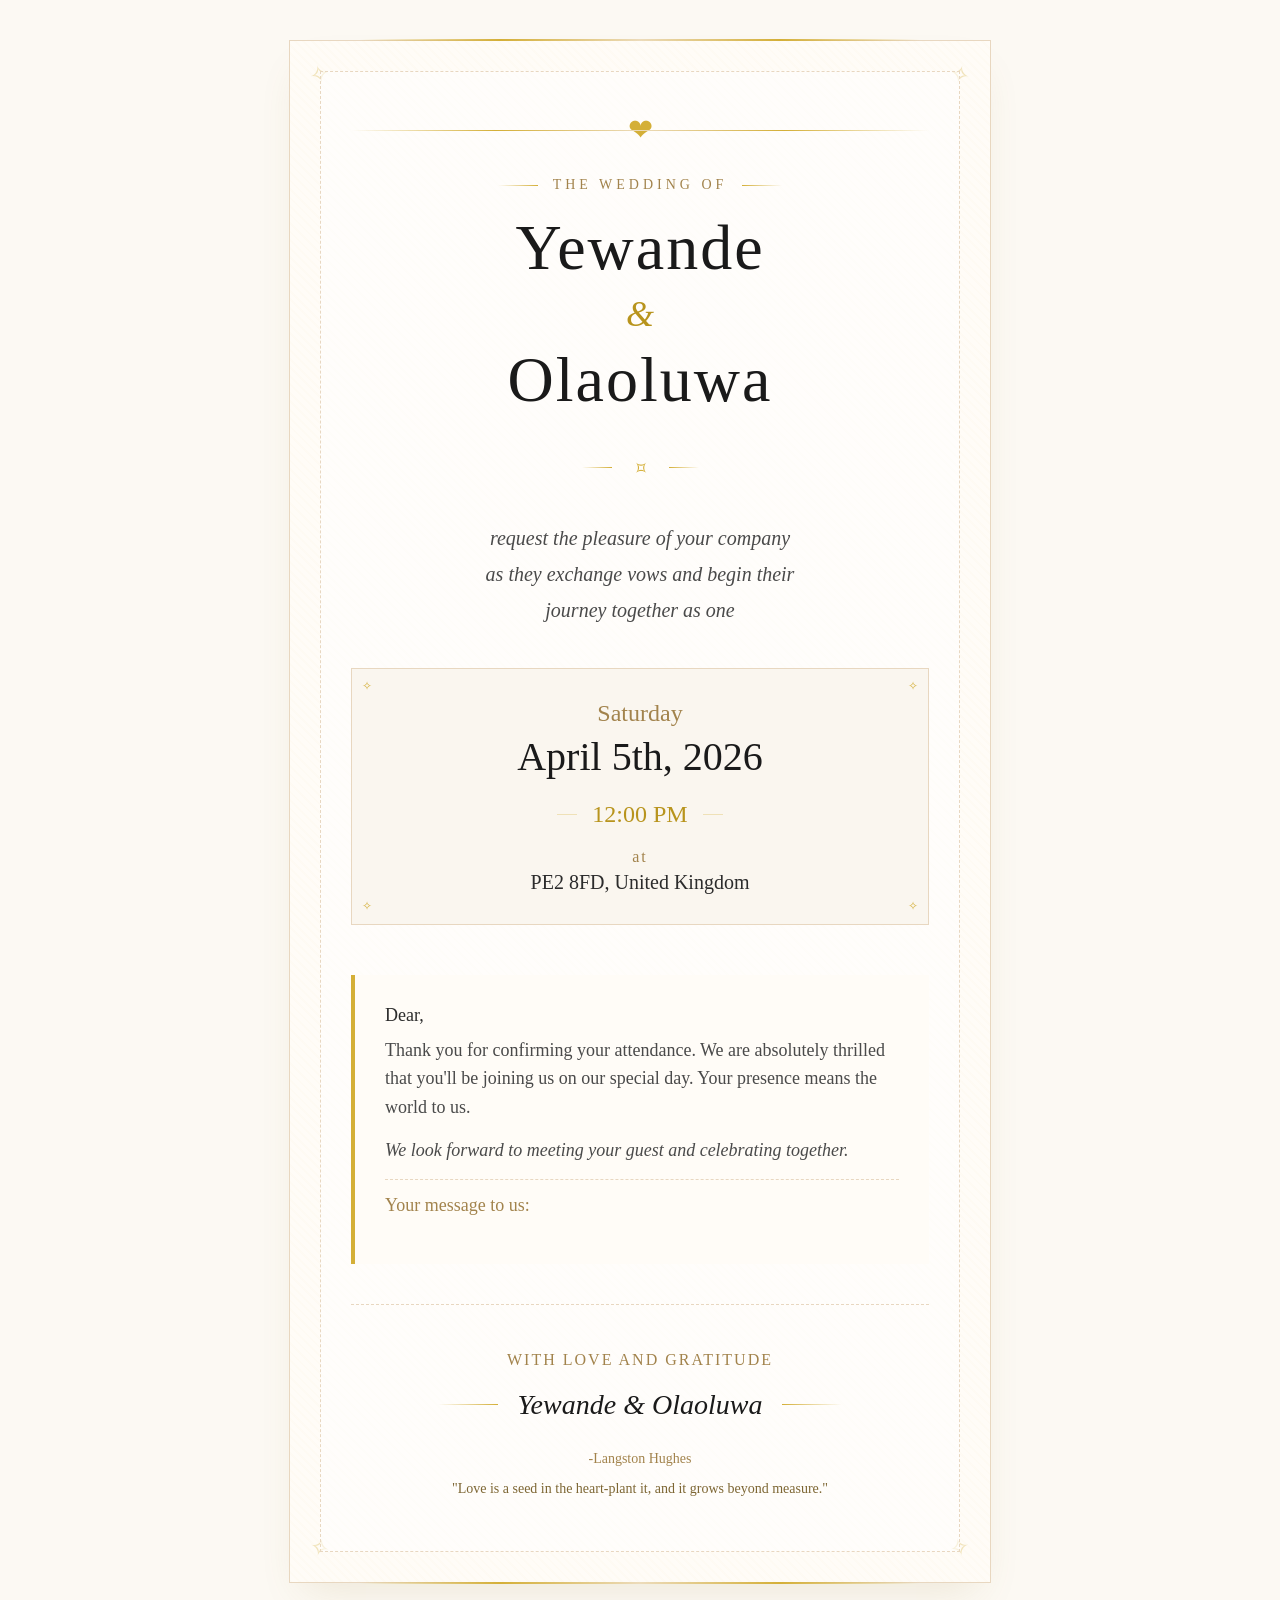
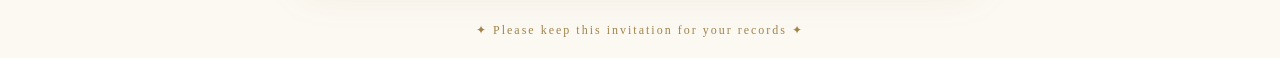
<file: InvitationCard.html>
<!DOCTYPE html>
<html>
<head>
    <meta charset="UTF-8">
    <meta name="viewport" content="width=device-width, initial-scale=1.0">
    <title>Wedding Invitation</title>
</head>
<body style="margin: 0; padding: 0; font-family: 'Cormorant Garamond', Georgia, 'Times New Roman', serif; background: #fcf9f3;">
    <div style="max-width: 700px; margin: 40px auto; background: #fffcf7; border: 1px solid #e8d7c0; box-shadow: 0 20px 40px -15px rgba(150, 120, 50, 0.15); position: relative;">
        
    <div style="position: absolute; top: -2px; left: 10%; right: 10%; height: 2px; background: linear-gradient(90deg, transparent, #d4af37, #ecdbba, #d4af37, transparent);"></div>
    <div style="position: absolute; bottom: -2px; left: 10%; right: 10%; height: 2px; background: linear-gradient(90deg, transparent, #d4af37, #ecdbba, #d4af37, transparent);"></div>
        
    <div style="position: absolute; top: 20px; left: 20px; font-size: 24px; color: #d4af37; opacity: 0.3; transform: rotate(-15deg);">✧</div>
    <div style="position: absolute; top: 20px; right: 20px; font-size: 24px; color: #d4af37; opacity: 0.3; transform: rotate(15deg);">✧</div>
    <div style="position: absolute; bottom: 20px; left: 20px; font-size: 24px; color: #d4af37; opacity: 0.3; transform: rotate(15deg);">✧</div>
    <div style="position: absolute; bottom: 20px; right: 20px; font-size: 24px; color: #d4af37; opacity: 0.3; transform: rotate(-15deg);">✧</div>
        
    <div style="position: absolute; top: 0; left: 0; right: 0; bottom: 0; background: repeating-linear-gradient(45deg, rgba(212, 175, 55, 0.02) 0px, rgba(212, 175, 55, 0.02) 2px, transparent 2px, transparent 6px); pointer-events: none;"></div>

    <div style="margin: 30px; border: 1px dashed #e8d7c0; padding: 40px 30px; position: relative; background: rgba(255, 255, 255, 0.5);">

        <div style="text-align: center; margin-bottom: 30px; position: relative;">
            <div style="position: absolute; top: 50%; left: 0; right: 0; height: 1px; background: linear-gradient(90deg, transparent, #d4af37, #ecdbba, #d4af37, transparent);"></div>
            <span style="color: #d4af37; font-size: 30px;">❤</span>
        </div>
        
        <div style="text-align: center;">

        <div style="display: flex; align-items: center; justify-content: center; gap: 15px; margin-bottom: 20px;">
            <span style="width: 40px; height: 1px; background: linear-gradient(90deg, transparent, #d4af37);"></span>
            <span style="color: #a2834c; font-size: 14px; letter-spacing: 4px; text-transform: uppercase; font-weight: 300;">The Wedding of</span>
            <span style="width: 40px; height: 1px; background: linear-gradient(90deg, #d4af37, transparent);"></span>
        </div>
            
        <h1 style="margin: 0; font-size: 64px; font-weight: 300; letter-spacing: 2px; color: #1a1a1a; line-height: 1.1; font-family: 'Cormorant Garamond', serif;">
            Yewande
        </h1>
        <div style="margin: 10px 0;">
            <span style="font-size: 36px; color: #b8941d; font-style: italic; font-weight: 300;">&</span>
        </div>
        <h1 style="margin: 0; font-size: 64px; font-weight: 300; letter-spacing: 2px; color: #1a1a1a; line-height: 1.1; font-family: 'Cormorant Garamond', serif;">
            Olaoluwa
        </h1>

        <div style="margin: 40px 0; display: flex; align-items: center; justify-content: center; gap: 20px;">
            <span style="width: 30px; height: 1px; background: linear-gradient(90deg, transparent, #d4af37);"></span>
            <span style="color: #d4af37; font-size: 20px; transform: rotate(45deg);">✧</span>
            <span style="width: 30px; height: 1px; background: linear-gradient(90deg, #d4af37, transparent);"></span>
        </div>
 
        <p style="color: #4a4a4a; font-size: 20px; line-height: 1.8; max-width: 450px; margin: 0 auto 30px; font-style: italic;">
            request the pleasure of your company<br>
            as they exchange vows and begin their<br>
            journey together as one
        </p>

        <div style="background: #faf6ef; border: 1px solid #e8d7c0; padding: 30px; margin: 40px 0; position: relative;">
              
            <div style="position: absolute; top: 10px; left: 10px; font-size: 12px; color: #d4af37;">✧</div>
            <div style="position: absolute; top: 10px; right: 10px; font-size: 12px; color: #d4af37;">✧</div>
            <div style="position: absolute; bottom: 10px; left: 10px; font-size: 12px; color: #d4af37;">✧</div>
            <div style="position: absolute; bottom: 10px; right: 10px; font-size: 12px; color: #d4af37;">✧</div>

            <div style="font-size: 40px; color: #1a1a1a; font-family: 'Cormorant Garamond', serif; line-height: 1.2;">
                <span style="font-size: 24px; color: #a2834c; display: block; margin-bottom: 5px;">Saturday</span>
                April 5th, 2026
            </div>
              
            <div style="display: flex; align-items: center; justify-content: center; gap: 15px; margin: 20px 0;">
                <span style="width: 20px; height: 1px; background: #d4af37; opacity: 0.3;"></span>
                <span style="color: #b8941d; font-size: 24px; font-weight: 300;">12:00 PM</span>
                <span style="width: 20px; height: 1px; background: #d4af37; opacity: 0.3;"></span>
            </div>
              
            <div style="color: #2c2c2c; font-size: 20px; margin-top: 20px;">
                <span style="font-size: 16px; color: #a2834c; display: block; margin-bottom: 5px; letter-spacing: 2px;">at</span>
                PE2 8FD, United Kingdom
              </div>
            </div>
            
            <div style="margin: 50px 0 30px; padding: 30px; background: #fffcf7; border-left: 4px solid #d4af37; text-align: left;">
              <p style="color: #2c2c2c; font-size: 18px; margin: 0 0 10px 0;">Dear,</p>
              <p style="color: #4a4a4a; font-size: 18px; line-height: 1.6; margin: 0 0 15px 0;">
                Thank you for confirming your attendance. We are absolutely thrilled that you'll be joining us on our special day. 
                Your presence means the world to us.
              </p>
                <p style="color: #4a4a4a; font-size: 18px; font-style: italic;">We look forward to meeting your guest and celebrating together.</p>
                <p style="color: #4a4a4a; font-size: 18px; margin-top: 15px; border-top: 1px dashed #e8d7c0; padding-top: 15px;"><span style="color: #a2834c;">Your message to us:</span></p>
            </div>
         
            <div style="margin-top: 40px; padding-top: 30px; border-top: 1px dashed #e8d7c0;">
              <p style="color: #a2834c; font-size: 16px; letter-spacing: 2px; margin-bottom: 20px;">WITH LOVE AND GRATITUDE</p>
              
              <div style="display: flex; align-items: center; justify-content: center; gap: 20px; margin-bottom: 20px;">
                <span style="width: 60px; height: 1px; background: linear-gradient(90deg, transparent, #d4af37);"></span>
                <span style="font-size: 28px; color: #1a1a1a; font-family: 'Cormorant Garamond', serif; font-style: italic;">Yewande & Olaoluwa</span>
                <span style="width: 60px; height: 1px; background: linear-gradient(90deg, #d4af37, transparent);"></span>
              </div>
              
              <div style="display: flex; justify-content: center; gap: 40px; margin-top: 30px; color: #7d6633; font-size: 14px;">
                <div>
                  <span style="display: block; color: #a2834c;">-Langston Hughes</span>
                  <p>"Love is a seed in the heart-plant it, and it grows beyond measure."</p>
                </div>
              </div>
            </div>
          </div>
        </div>
      </div>
      
      <div style="max-width: 700px; margin: 20px auto; text-align: center; color: #a2834c; font-size: 12px; letter-spacing: 2px;">
        ✦  Please keep this invitation for your records  ✦
      </div>
    </body>
    </html>
</file>
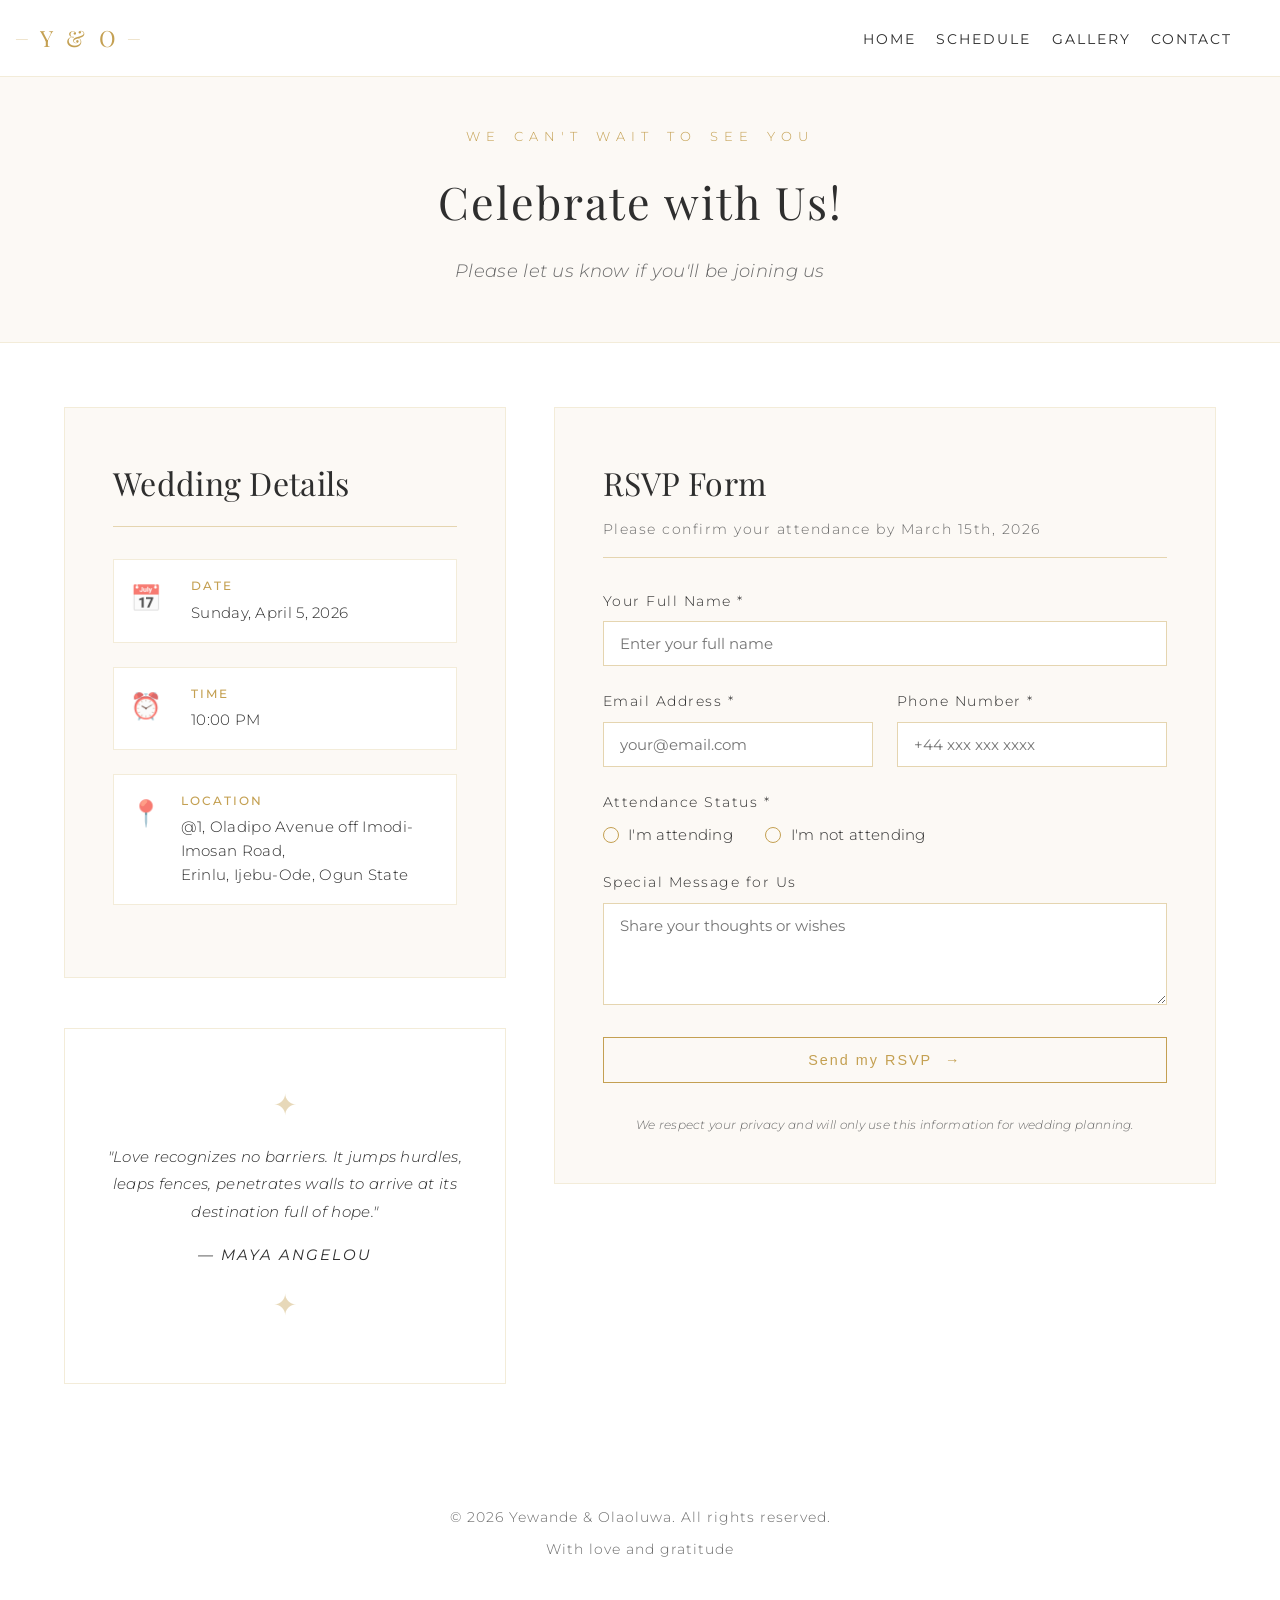
<file: rsvp.html>
<!DOCTYPE html>
<html lang="en">
<head>
    <meta charset="UTF-8">
    <meta name="viewport" content="width=device-width, initial-scale=1.0">
    <title>RSVP - Yewande & Olaoluwa's Wedding</title>
    <link rel="stylesheet" href="style.css">
    <link href="https://fonts.googleapis.com/css2?family=Playfair+Display:wght@300;400;600;700&family=Montserrat:wght@300;400;500;600&display=swap" rel="stylesheet">
</head>
<body class="rsvp-page">
    <nav class="navbar">
        <div class="nav-container">
            <a href="index.html" class="logo">Y & O</a>
            <div class="hamburger" id="hamburger">
                <span></span>
                <span></span>
                <span></span>
            </div>
            <div class="nav-menu" id="navMenu">
                <a href="index.html#home" class="nav-link">Home</a>
                <a href="index.html#schedule" class="nav-link">Schedule</a>
                <a href="index.html#gallery" class="nav-link">Gallery</a>
                <a href="index.html#contact" class="nav-link">Contact</a>
            </div>
        </div>
    </nav>

    <section class="rsvp-hero">
        <div class="rsvp-hero-pattern">
            <div class="pattern-dot"></div>
            <div class="pattern-dot"></div>
            <div class="pattern-dot"></div>
        </div>
        <div class="rsvp-hero-content">
            <span class="hero-pre-title">We Can't Wait to See You</span>
            <h1>Celebrate with Us!</h1>
            <p>Please let us know if you'll be joining us</p>
        </div>
    </section>

    <section class="rsvp-container">
        <div class="rsvp-wrapper">
            <div class="rsvp-left">
                <div class="rsvp-info">
                    <h2>Wedding Details</h2>
                    <div class="info-item">
                        <span class="info-icon">📅</span>
                        <div>
                            <h4>Date</h4>
                            <p>Sunday, April 5, 2026</p>
                        </div>
                    </div>
                    <div class="info-item">
                        <span class="info-icon">⏰</span>
                        <div>
                            <h4>Time</h4>
                            <p>10:00 PM</p>
                        </div>
                    </div>
                    <div class="info-item">
                        <span class="info-icon">📍</span>
                        <div>
                            <h4>Location</h4>
                            <p class="detail-value">@1, Oladipo Avenue off Imodi-Imosan Road,<br>
                                    Erinlu, Ijebu-Ode, Ogun State<br>
                                    </p>
                        </div>
                    </div>
                </div>

                <div class="rsvp-decorative">
                    <div class="decoration-element">✦</div>
                    <p>"Love recognizes no barriers. It jumps hurdles, leaps fences, penetrates walls to arrive at its destination full of hope."</p>
                    <p class="quote-author">— Maya Angelou</p>
                    <div class="decoration-element">✦</div>
                </div>
            </div>

            <div class="rsvp-right">
                <div class="rsvp-form-container">
                    <h2>RSVP Form</h2>
                    <p class="form-subtitle">Please confirm your attendance by March 15th, 2026</p>

                    <form id="rsvpForm" class="rsvp-form">
                        <div class="form-group">
                            <label for="fullName" class="form-label">Your Full Name *</label>
                            <input type="text" id="fullName" name="fullName" placeholder="Enter your full name" required>
                        </div>

                        <div class="form-row">
                            <div class="form-group">
                                <label for="email" class="form-label">Email Address *</label>
                                <input type="email" id="email" name="email" placeholder="your@email.com" required>
                            </div>

                            <div class="form-group">
                                <label for="phone" class="form-label">Phone Number *</label>
                                <input type="tel" id="phone" name="phone" placeholder="+44 xxx xxx xxxx" required>
                            </div>
                        </div>

                        <div class="form-group">
                            <label class="form-label">Attendance Status *</label>
                            <div class="radio-group">
                                <div class="radio-item">
                                    <input type="radio" id="attending" name="attendance" value="Attending" required>
                                    <label for="attending" class="radio-label">I'm attending</label>
                                </div>
                                <div class="radio-item">
                                    <input type="radio" id="notAttending" name="attendance" value="Not Attending" required>
                                    <label for="notAttending" class="radio-label">I'm not attending</label>
                                </div>
                            </div>
                        </div>

                        <div class="form-group" id="guestCountGroup" style="display: none;">
                            <label class="form-label">Will you bring a Plus One? *</label>
                            <div class="radio-group">
                                <div class="radio-item">
                                    <input type="radio" id="plus1Yes" name="plusOne" value="Yes">
                                    <label for="plus1Yes" class="radio-label">Yes, I'll bring someone</label>
                                </div>
                                <div class="radio-item">
                                    <input type="radio" id="plus1No" name="plusOne" value="No">
                                    <label for="plus1No" class="radio-label">No, I'll come alone</label>
                                </div>
                            </div>
                        </div>

                        <div class="form-group">
                            <label for="message" class="form-label">Special Message for Us</label>
                            <textarea id="message" name="message" placeholder="Share your thoughts or wishes" rows="4"></textarea>
                        </div>

                        <button type="submit" class="submit-btn" id="submitBtn">
                            <span>Send my RSVP</span>
                            <span class="submit-icon">→</span>
                        </button>
                    </form>

                    <div id="successMessage" class="success-message" style="display: none;">
                        <div class="success-icon">✓</div>
                        <h3>Thank You!</h3>
                        <p>Your RSVP has been submitted successfully.</p>
                        <p>A confirmation email will be sent to you shortly.</p>
                        <a href="index.html" class="back-home-btn">Return to Homepage</a>
                    </div>

                    <p class="form-note">We respect your privacy and will only use this information for wedding planning.</p>
                </div>
            </div>
        </div>
    </section>

    <footer class="footer">
        <div class="footer-content">
            <p>&copy; 2026 Yewande & Olaoluwa. All rights reserved.</p>
            <p class="footer-heart">With love and gratitude</p>
        </div>
    </footer>

    <script src="app.js"></script>
</body>
</html>
</file>
<file: style.css>
* {
    margin: 0;
    padding: 0;
    box-sizing: border-box;
}

:root {
    --pure-white: #ffffff;
    --warm-white: #fcf9f5;
    --soft-white: #faf7f2;
    --rich-gold: #c4a052;
    --antique-gold: #b38b3a;
    --pale-gold: #e5d5b0;
    --light-gold: #f3ecd9;
    --charcoal: #2e2e2e;
    --soft-charcoal: #4a4a4a;
    --warm-gray: #6b6b6b;
    --gold-glow: rgba(196, 160, 82, 0.15);
    --gold-fade: rgba(196, 160, 82, 0.08);
}

html {
    scroll-behavior: smooth;
}

body {
    font-family: 'Montserrat', 'Georgia', serif;
    background: var(--pure-white);
    color: var(--charcoal);
    line-height: 1.7;
    font-weight: 300;
    letter-spacing: 0.3px;
}

/* ===================== ENVELOPE ANIMATION ===================== */
#envelope-wrapper {
    position: fixed;
    inset: 0;
    display: flex;
    align-items: center;
    justify-content: center;
    background: var(--pure-white);
    z-index: 2000;
    cursor: pointer;
    transition: opacity 0.8s ease, visibility 0.8s ease;
}

#envelope-wrapper.fade-out {
    opacity: 0;
    visibility: hidden;
}

.envelope-container {
    display: flex;
    flex-direction: column;
    align-items: center;
    gap: 2rem;
}

.envelope {
    position: relative;
    width: 340px;
    height: 240px;
    background: var(--warm-white);
    border: 1px solid var(--pale-gold);
    box-shadow: 0 15px 35px -10px var(--gold-glow);
    transition: transform 0.4s ease;
}

.envelope:hover {
    transform: translateY(-5px);
}

.envelope-flap {
    position: absolute;
    top: 0;
    left: 0;
    width: 100%;
    height: 45%;
    background: linear-gradient(145deg, var(--rich-gold), var(--antique-gold));
    transform-origin: top;
    transform: rotateX(0deg);
    transition: transform 0.5s cubic-bezier(0.4, 0, 0.2, 1);
    z-index: 2;
    border-bottom: 2px solid var(--rich-gold);
    clip-path: polygon(0% 0%, 100% 0%, 100% 85%, 50% 100%, 0% 85%);
}

.envelope-body {
    position: absolute;
    bottom: 0;
    left: 0;
    width: 100%;
    height: 65%;
    background: var(--pure-white);
    display: flex;
    align-items: center;
    justify-content: center;
}

.wax-seal {
    width: 90px;
    height: 90px;
    background: radial-gradient(circle at 30% 30%, var(--rich-gold), var(--antique-gold) 80%);
    border-radius: 50%;
    display: flex;
    align-items: center;
    justify-content: center;
    box-shadow: 0 5px 15px rgba(196, 160, 82, 0.3);
    border: 2px solid var(--pale-gold);
    position: relative;
}

.monogram {
    font-family: 'Playfair Display', serif;
    color: var(--pure-white);
    font-weight: 400;
    font-size: 26px;
    letter-spacing: 4px;
    text-shadow: 1px 1px 2px rgba(0,0,0,0.1);
}

.tap-hint {
    font-family: 'Montserrat', sans-serif;
    color: var(--antique-gold);
    font-size: 11px;
    letter-spacing: 5px;
    text-transform: uppercase;
    position: relative;
    padding-top: 0.5rem;
}

/* ===================== NAVIGATION ===================== */
.navbar {
    position: fixed;
    top: 0;
    width: 100%;
    background: rgba(255, 255, 255, 0.98);
    border-bottom: 1px solid var(--light-gold);
    z-index: 1000;
    backdrop-filter: blur(8px);
}

.nav-container {
    max-width: 1400px;
    margin: 0 auto;
    padding: 1.2rem 2.5rem;
    display: flex;
    justify-content: space-between;
    align-items: center;
}

.logo {
    font-size: 1.4rem;
    font-weight: 300;
    color: var(--rich-gold);
    letter-spacing: 4px;
    text-decoration: none;
    position: relative;
    cursor: pointer;
    font-family: 'Playfair Display', serif;
}

.logo::before,
.logo::after {
    content: '—';
    position: absolute;
    top: 50%;
    transform: translateY(-50%);
    font-size: 1rem;
    color: var(--pale-gold);
    font-weight: 100;
}

.logo::before {
    left: -25px;
}

.logo::after {
    right: -25px;
}

.hamburger {
    display: none;
    flex-direction: column;
    cursor: pointer;
    gap: 5px;
    z-index: 1001;
}

.hamburger span {
    width: 25px;
    height: 2px;
    background: var(--rich-gold);
    transition: all 0.3s ease;
}

.hamburger.active span:nth-child(1) {
    transform: rotate(45deg) translate(5px, 5px);
}

.hamburger.active span:nth-child(2) {
    opacity: 0;
}

.hamburger.active span:nth-child(3) {
    transform: rotate(-45deg) translate(7px, -6px);
}


@media (max-width: 768px) {
    .hamburger {
        display: flex;
        flex-direction: column;
        cursor: pointer;
        gap: 5px;
        width: 30px;
        height: 24px;
        position: relative;
    }
    
    .hamburger span {
        display: block;
        width: 25px;
        height: 2px;
        background: var(--rich-gold);
        transition: all 0.3s ease-in-out;
        transform-origin: center;
    }
    
    .hamburger.active span:nth-child(1) {
        transform: translateY(7px) rotate(45deg);
    }
    
    .hamburger.active span:nth-child(2) {
        opacity: 0;
        transform: scaleX(0);
    }
    
    .hamburger.active span:nth-child(3) {
        transform: translateY(-7px) rotate(-45deg);
    }
    
    .nav-menu {
        display: none;
        flex-direction: column;
        position: absolute;
        top: 100%;
        left: 0;
        right: 0;
        background: var(--pure-white);
        border-bottom: 1px solid var(--light-gold);
        padding: 2rem;
        text-align: center;
        gap: 1.5rem;
    }

    .nav-link {
        font-size: 1.1rem;
        padding: 0.8rem;
        display: block;
    }

    .nav-menu.active {
        display: flex;
    }
    
    .logo::before,
    .logo::after {
        display: none;
    }
}

.nav-menu {
    gap: 3rem;
}

.nav-link {
    color: var(--charcoal);
    text-decoration: none;
    font-size: 0.9rem;
    font-weight: bolder;
    letter-spacing: 2px;
    text-transform: uppercase;
    transition: color 0.2s ease;
    padding: 0.5rem 0.5rem;
}

.nav-link:hover {
    color: var(--rich-gold);
}

/* HERO SECTION */
.hero {
    position: relative;
    min-height: 100vh;
    display: flex;
    align-items: center;
    justify-content: center;
    margin-top: 70px;
    overflow: hidden;
}

/* SLIDESHOW */
.slideshow-container {
    position: absolute;
    top: 0;
    left: 0;
    width: 100%;
    height: 100%;
    z-index: 0;
}

.slide {
    position: absolute;
    top: 0;
    left: 0;
    width: 100%;
    height: 100%;
    background-size: cover;
    background-repeat: no-repeat;
    opacity: 0;
    animation: slideshow 15s infinite;
}

.slide:nth-child(1) {
    animation-delay: 0s;
    background-position: center;
}

.slide:nth-child(2) {
    animation-delay: 5s;
    background-position: center 26%;
}

.slide:nth-child(3) {
    animation-delay: 10s;
    background-position: center;
}

@keyframes slideshow {
    0% {opacity: 0;}
    5% {opacity: 1;}
    25% {opacity: 1;}
}

@media (max-width: 768px) {
    .slide {
        background-size: cover;
        background-position: center 3;
    }
}

.hero-overlay {
    position: absolute;
    top: 0;
    left: 0;
    width: 100%;
    height: 100%;
    background: rgba(0,0,0,0.5);
    z-index: 1;
}

.hero-content {
    position: relative;
    z-index: 2;
    text-align: center;
    max-width: 900px;
    padding: 3rem 2rem;
    animation: fadeIn 1.2s ease;
}

@keyframes fadeIn {
    from { opacity: 0; transform: translateY(20px); }
    to { opacity: 1; transform: translateY(0); }
}

.hero-pre-title {
    display: block;
    font-size: 0.8rem;
    letter-spacing: 8px;
    text-transform: uppercase;
    color: var(--rich-gold);
    margin-bottom: 1.5rem;
    font-weight: 300;
    word-spacing: 4px;
}

.hero-title {
    font-size: clamp(2.2rem, 7vw, 4.5rem);
    font-weight: 300;
    letter-spacing: 2px;
    margin-bottom: 1.5rem;
    line-height: 1.3;
    font-family: 'Playfair Display', serif;
    color: var(--charcoal);
}

.ampersand {
    font-family: 'Playfair Display', serif;
    font-style: italic;
    color: var(--rich-gold);
    font-size: 1.3em;
    margin: 0 0.8rem;
    font-weight: 300;
}

.hero-subtitle {
    font-size: clamp(1rem, 2.2vw, 1.2rem);
    font-weight: 300;
    margin: 2rem auto;
    color: var(--warm-gray);
    letter-spacing: 0.5px;
    font-style: italic;
    max-width: 500px;
    line-height: 1.8;
}

.hero-date {
    font-size: clamp(1rem, 2vw, 1.1rem);
    color: var(--rich-gold);
    font-weight: 300;
    margin: 2.5rem 0;
    letter-spacing: 3px;
    border-top: 1px solid var(--light-gold);
    border-bottom: 1px solid var(--light-gold);
    display: inline-block;
    padding: 10px 30px;
}

.cta-button {
    display: inline-block;
    padding: 16px 52px;
    background: transparent;
    color: var(--rich-gold);
    text-decoration: none;
    border: 1px solid var(--rich-gold);
    font-size: 0.9rem;
    font-weight: 400;
    letter-spacing: 3px;
    transition: all 0.3s ease;
    cursor: pointer;
}

.cta-button:hover {
    background: var(--rich-gold);
    color: var(--pure-white);
    border-color: var(--rich-gold);
}

/* ===================== SCHEDULE SECTION ===================== */
.schedule-section {
    padding: 6rem 1.5rem;
    background: var(--warm-white);
}

.section-wrapper {
    max-width: 900px;
    margin: 0 auto;
    padding: 0 1.5rem;
}

.section-title {
    font-size: clamp(1.8rem, 4vw, 2.8rem);
    text-align: center;
    color: var(--charcoal);
    margin-bottom: 0.5rem;
    font-weight: 300;
    letter-spacing: 1px;
    font-family: 'Playfair Display', serif;
    text-transform: uppercase;
}

.divider-center {
    display: flex;
    align-items: center;
    justify-content: center;
    margin: 1.5rem auto 2.5rem;
}

.divider-icon-large {
    font-size: 1.8rem;
    color: var(--rich-gold);
    opacity: 0.5;
}

.wedding-event-card {
    background: var(--pure-white);
    padding: clamp(2rem, 5vw, 3.5rem);
    box-shadow: 0 20px 40px -15px var(--gold-glow);
    border: 1px solid var(--light-gold);
    max-width: 700px;
    margin: 0 auto;
    transition: transform 0.3s ease;
}

.wedding-event-card:hover {
    transform: translateY(-5px);
}

.event-header {
    text-align: center;
    margin-bottom: 2.5rem;
}

.event-icon {
    font-size: 2.8rem;
    margin-bottom: 1rem;
    color: var(--rich-gold);
    opacity: 0.7;
}

.event-title {
    font-size: clamp(1.6rem, 3vw, 2rem);
    color: var(--charcoal);
    margin-bottom: 1rem;
    font-weight: 300;
    letter-spacing: 0.5px;
    font-family: 'Playfair Display', serif;
}

.time-badge {
    display: inline-block;
    background: transparent;
    color: var(--rich-gold);
    padding: 8px 28px;
    border: 1px solid var(--pale-gold);
    font-size: 0.95rem;
    font-weight: 300;
    letter-spacing: 3px;
}

.event-details {
    margin: 2.5rem 0;
}

.detail-item {
    display: flex;
    gap: 1.2rem;
    margin-bottom: 1.2rem;
    padding: 1rem 1.5rem;
    background: var(--warm-white);
    transition: all 0.2s ease;
}

.detail-item:hover {
    background: var(--light-gold);
}

.detail-icon {
    font-size: 1.6rem;
    width: 45px;
    display: flex;
    align-items: flex-start;
    opacity: 0.6;
}

.detail-label {
    color: var(--rich-gold);
    font-size: 0.75rem;
    font-weight: 500;
    margin-bottom: 0.2rem;
    letter-spacing: 2px;
    text-transform: uppercase;
}

.detail-value {
    color: var(--charcoal);
    font-size: 0.95rem;
    line-height: 1.6;
}

.event-buttons {
    display: grid;
    grid-template-columns: 1fr 1fr;
    gap: 1.5rem;
    margin-top: 2.5rem;
}

.event-btn {
    padding: 12px 24px;
    border: 1px solid var(--pale-gold);
    background: transparent;
    color: var(--charcoal);
    cursor: pointer;
    transition: all 0.3s ease;
    font-weight: 300;
    font-size: 0.85rem;
    display: flex;
    align-items: center;
    justify-content: center;
    gap: 0.6rem;
    letter-spacing: 1.5px;
}

.btn-icon {
    font-size: 1rem;
    opacity: 0.5;
}

.event-btn:hover {
    border-color: var(--rich-gold);
    color: var(--rich-gold);
}

.event-btn:hover .btn-icon {
    opacity: 1;
}

/* ===================== GALLERY SECTION ===================== */
.gallery-section {
    padding: 4rem 1.5rem;
    background: var(--pure-white);
}

.gallery-grid {
    display: flex;
    flex-wrap: wrap;
    justify-content: center;
    gap: 20px;
    max-width: 1200px;
    margin: 2rem auto 0;
}

.gallery-grid img{
    height: auto;
    max-width: 300px;
    width: 100%;
    border-radius: 8px;
    object-fit: cover;
}

.gallery-grid video{
    height: auto;
    max-width: 300px;
    width: 100%;
    border-radius: 8px;
}

.gallery-item {
    position: relative;
    overflow: hidden;
    border-radius: 8px;
    cursor: pointer;
    margin: 0 auto;
    box-shadow: 0 2px 8px rgba(0, 0, 0, 0.1);
}

.gallery-item img{
    object-fit: cover;
    transition: transform 0.3s ease;
}

.gallery-item video{
    object-fit: cover;
    transition: transform 0.3s ease;
}

.gallery-overlay {
    display: none;
}

/* Video Gallery Styles */
.video-thumbnail {
    position: relative;
    cursor: pointer;
    border-radius: 8px;
    overflow: hidden;
    max-width: 300px;
    width: 100%;
    box-shadow: 0 2px 8px rgba(0, 0, 0, 0.1);
    transition: transform 0.3s ease;
}

.video-thumbnail:hover {
    transform: scale(1.02);
}

.video-thumbnail video {
    width: 100%;
    height: auto;
    display: block;
    pointer-events: none;
}

.play-button {
    position: absolute;
    top: 50%;
    left: 50%;
    transform: translate(-50%, -50%);
    width: 50px;
    height: 50px;
    background: rgba(196, 160, 82, 0.9);
    border-radius: 50%;
    display: flex;
    align-items: center;
    justify-content: center;
    color: white;
    font-size: 20px;
    transition: all 0.3s ease;
    pointer-events: none;
}

.video-thumbnail:hover .play-button {
    background: var(--rich-gold);
    transform: translate(-50%, -50%) scale(1.1);
}

/* Video Modal */
.video-modal {
    display: none;
    position: fixed;
    top: 0;
    left: 0;
    width: 100%;
    height: 100%;
    background: rgba(0, 0, 0, 0.9);
    z-index: 2000;
    align-items: center;
    justify-content: center;
    cursor: pointer;
}

.video-modal-content {
    position: relative;
    width: 90%;
    max-width: 900px;
    background: black;
    border-radius: 8px;
    overflow: hidden;
    cursor: default;
}

.close-modal {
    position: absolute;
    top: -40px;
    right: 0;
    color: white;
    font-size: 35px;
    font-weight: bold;
    cursor: pointer;
    transition: color 0.3s ease;
    z-index: 10;
}

.close-modal:hover {
    color: var(--rich-gold);
}

#modalVideo {
    width: 100%;
    height: auto;
    display: block;
}

/* Mobile Responsive */
@media (max-width: 768px) {
    .video-thumbnail {
        max-width: 200px;
    }
    
    .play-button {
        width: 40px;
        height: 40px;
        font-size: 16px;
    }
    
    .close-modal {
        top: -35px;
        font-size: 30px;
    }
    
    .video-modal-content {
        width: 95%;
    }

    .gallery-grid {
        gap: 15px;
    }

    .gallery-grid img,
    .gallery-grid video {
        max-width:200px;
    }
}

@media (max-width: 480px) {
    .video-thumbnail {
        max-width: 150px;
    }
    
    .play-button {
        width: 35px;
        height: 35px;
        font-size: 14px;
    }

    .gallery-grid {
        gap: 10px;
    }

    .gallery-grid img,
    .gallery-grid video{
        max-width: 150px;
    }
}

/* ===================== CONTACT SECTION ===================== */
.contact-section {
    padding: 6rem 1.5rem;
    background: var(--pure-white);
}

.contact-content {
    display: grid;
    grid-template-columns: repeat(auto-fit, minmax(280px, 1fr));
    gap: 2.5rem;
    margin-top: 3rem;
    max-width: 800px;
    margin-left: auto;
    margin-right: auto;
}

.contact-card-inner {
    background: var(--warm-white);
    padding: 2.5rem 2rem;
    text-align: center;
    border: 1px solid var(--light-gold);
    transition: all 0.3s ease;
}

.contact-card-inner:hover {
    border-color: var(--rich-gold);
    transform: translateY(-3px);
    box-shadow: 0 15px 30px -10px var(--gold-glow);
}

.contact-icon {
    font-size: 2.2rem;
    margin-bottom: 1rem;
    color: var(--rich-gold);
    opacity: 0.7;
}

.contact-card h3 {
    color: var(--rich-gold);
    font-size: 0.9rem;
    margin-bottom: 0.5rem;
    font-weight: 400;
    letter-spacing: 3px;
    text-transform: uppercase;
}

.contact-name {
    font-size: 1.8rem;
    color: var(--charcoal);
    font-weight: 300;
    margin: 0.8rem 0 1.2rem;
    font-family: 'Playfair Display', serif;
}

.contact-phone {
    display: inline-flex;
    align-items: center;
    gap: 0.8rem;
    color: var(--warm-gray);
    text-decoration: none;
    font-size: 0.95rem;
    font-weight: 300;
    transition: color 0.2s ease;
    padding: 0.6rem 1.2rem;
    border: 1px solid var(--light-gold);
}

.contact-phone:hover {
    color: var(--rich-gold);
    border-color: var(--rich-gold);
}

/* ===================== CTA SECTION ===================== */
.cta-section {
    padding: 6rem 1.5rem;
    background: var(--warm-white);
    text-align: center;
    color: var(--charcoal);
    border-top: 1px solid var(--light-gold);
    border-bottom: 1px solid var(--light-gold);
}

.cta-section h2 {
    font-size: clamp(1.8rem, 4vw, 2.8rem);
    margin-bottom: 1rem;
    font-weight: 300;
    letter-spacing: 2px;
    font-family: 'Playfair Display', serif;
    color: var(--charcoal);
}

.cta-section p {
    font-size: clamp(0.95rem, 2vw, 1.1rem);
    margin-bottom: 2.5rem;
    color: var(--warm-gray);
    font-style: italic;
    max-width: 450px;
    margin-left: auto;
    margin-right: auto;
}

.cta-button-large {
    display: inline-block;
    padding: 16px 52px;
    background: transparent;
    color: var(--rich-gold);
    text-decoration: none;
    border: 1px solid var(--rich-gold);
    font-size: 0.95rem;
    font-weight: 400;
    letter-spacing: 3px;
    transition: all 0.3s ease;
}

.cta-button-large:hover {
    background: var(--rich-gold);
    color: var(--pure-white);
    border-color: var(--rich-gold);
}

/* ===================== FOOTER ===================== */
.footer {
    padding: 3rem 1.5rem;
    background: var(--pure-white);
    color: var(--warm-gray);
    text-align: center;
}

.footer-content {
    max-width: 500px;
    margin: 0 auto;
}

.footer p {
    margin: 0.6rem 0;
    font-size: 0.85rem;
    letter-spacing: 1px;
    font-weight: 300;
}

.footer-heart {
    font-size: 0.8rem;
}

.heart {
    color: var(--rich-gold);
}

/* ===================== RSVP PAGE ===================== */
.rsvp-page {
    background: var(--pure-white);
}

.rsvp-hero {
    background: var(--warm-white);
    min-height: 30vh;
    display: flex;
    align-items: center;
    justify-content: center;
    text-align: center;
    margin-top: 70px;
    padding: 3.5rem 2rem;
    border-bottom: 1px solid var(--light-gold);
}

.rsvp-hero-content {
    max-width: 650px;
}

.rsvp-hero-content .hero-pre-title {
    color: var(--rich-gold);
    font-size: 0.8rem;
    letter-spacing: 6px;
    margin-bottom: 1rem;
}

.rsvp-hero-content h1 {
    font-size: clamp(1.8rem, 3.5vw, 3rem);
    font-weight: 300;
    letter-spacing: 2px;
    margin-bottom: 1rem;
    font-family: 'Playfair Display', serif;
    color: var(--charcoal);
}

.rsvp-hero-content p {
    font-size: clamp(0.95rem, 2vw, 1.1rem);
    color: var(--warm-gray);
    font-style: italic;
}

.rsvp-container {
    padding: 4rem 1.5rem;
    max-width: 1200px;
    margin: 0 auto;
}

.rsvp-wrapper {
    display: grid;
    grid-template-columns: 1fr 1.5fr;
    gap: 3rem;
    align-items: start;
}

@media (max-width: 900px) {
    .rsvp-wrapper {
        grid-template-columns: 1fr;
        gap: 2rem;
    }
    
    .rsvp-left {
        max-width: 550px;
        margin: 0 auto;
    }
}

.rsvp-info {
    background: var(--warm-white);
    padding: clamp(2rem, 4vw, 3rem);
    border: 1px solid var(--light-gold);
}

.rsvp-info h2 {
    font-size: clamp(1.5rem, 3vw, 2rem);
    color: var(--charcoal);
    margin-bottom: 2rem;
    font-weight: 300;
    font-family: 'Playfair Display', serif;
    border-bottom: 1px solid var(--pale-gold);
    padding-bottom: 1rem;
}

.info-item {
    display: flex;
    gap: 1rem;
    margin-bottom: 1.5rem;
    padding: 1rem;
    background: var(--pure-white);
    border: 1px solid var(--light-gold);
}

.info-icon {
    font-size: 1.6rem;
    width: 45px;
    display: flex;
    align-items: flex-start;
    color: var(--rich-gold);
    opacity: 0.7;
}

.info-item h4 {
    color: var(--rich-gold);
    font-size: 0.75rem;
    margin-bottom: 0.2rem;
    font-weight: 500;
    letter-spacing: 2px;
    text-transform: uppercase;
}

.info-item p {
    color: var(--charcoal);
    font-size: 0.95rem;
}

.rsvp-decorative {
    margin-top: 50px;
    text-align: center;
    padding: 2.5rem 2rem;
    background: var(--pure-white);
    border: 1px solid var(--light-gold);
}

.decoration-element {
    font-size: 1.8rem;
    color: var(--rich-gold);
    margin: 0.8rem 0;
    opacity: 0.4;
}

.rsvp-decorative p {
    color: var(--charcoal);
    font-style: italic;
    line-height: 1.8;
    font-size: 0.95rem;
}

.quote-author {
    color: var(--rich-gold);
    font-size: 0.75rem;
    margin-top: 1rem;
    font-weight: 400;
    text-transform: uppercase;
    letter-spacing: 2px;
}

.rsvp-form-container {
    background: var(--warm-white);
    padding: clamp(2rem, 4vw, 3rem);
    border: 1px solid var(--light-gold);
}

.rsvp-form-container h2 {
    font-size: clamp(1.5rem, 3vw, 2rem);
    color: var(--charcoal);
    margin-bottom: 0.5rem;
    font-weight: 300;
    font-family: 'Playfair Display', serif;
}

.form-subtitle {
    color: var(--warm-gray);
    margin-bottom: 2rem;
    font-size: 0.85rem;
    letter-spacing: 1.5px;
    border-bottom: 1px solid var(--pale-gold);
    padding-bottom: 1rem;
}

.form-group {
    margin-bottom: 1.5rem;
}

.form-label {
    display: block;
    color: var(--charcoal);
    margin-bottom: 0.5rem;
    font-weight: 300;
    font-size: 0.85rem;
    letter-spacing: 1.5px;
}

.rsvp-form input[type="text"],
.rsvp-form input[type="email"],
.rsvp-form input[type="tel"],
.rsvp-form textarea {
    width: 100%;
    padding: 12px 16px;
    border: 1px solid var(--pale-gold);
    background: var(--pure-white);
    font-family: inherit;
    font-size: 0.95rem;
    color: var(--charcoal);
    transition: all 0.2s ease;
}

.rsvp-form input:focus,
.rsvp-form textarea:focus {
    outline: none;
    border-color: var(--rich-gold);
}

.form-row {
    display: grid;
    grid-template-columns: 1fr 1fr;
    gap: 1.5rem;
}

@media (max-width: 700px) {
    .form-row {
        grid-template-columns: 1fr;
        gap: 1rem;
    }
    
    .event-buttons {
        grid-template-columns: 1fr;
    }
}

.radio-group {
    display: flex;
    gap: 2rem;
    margin-top: 0.5rem;
}

@media (max-width: 500px) {
    .radio-group {
        flex-direction: column;
        gap: 0.8rem;
    }
}

.radio-item {
    display: flex;
    align-items: center;
    gap: 0.6rem;
}

.radio-item input[type="radio"] {
    appearance: none;
    width: 16px;
    height: 16px;
    border: 1px solid var(--rich-gold);
    border-radius: 50%;
    cursor: pointer;
    position: relative;
}

.radio-item input[type="radio"]:checked::before {
    content: '';
    position: absolute;
    top: 50%;
    left: 50%;
    transform: translate(-50%, -50%);
    width: 6px;
    height: 6px;
    background: var(--rich-gold);
    border-radius: 50%;
}

.radio-label {
    cursor: pointer;
    font-weight: 300;
    color: var(--charcoal);
    font-size: 0.95rem;
}

.submit-btn {
    padding: 14px 36px;
    background: transparent;
    color: var(--rich-gold);
    border: 1px solid var(--rich-gold);
    font-size: 0.9rem;
    font-weight: 400;
    cursor: pointer;
    transition: all 0.3s ease;
    margin-top: 1rem;
    display: flex;
    align-items: center;
    justify-content: center;
    gap: 0.8rem;
    letter-spacing: 2px;
    width: 100%;
}

.submit-btn:hover {
    background: var(--rich-gold);
    color: var(--pure-white);
    border-color: var(--rich-gold);
}

.submit-btn:hover .submit-icon {
    transform: translateX(3px);
}

.submit-icon {
    transition: transform 0.3s ease;
}

.form-note {
    font-size: 0.75rem;
    color: var(--warm-gray);
    text-align: center;
    margin-top: 2rem;
    font-style: italic;
}

.success-message {
    text-align: center;
    padding: 3rem 2rem;
    background: var(--pure-white);
    border: 1px solid var(--pale-gold);
}

.success-icon {
    width: 50px;
    height: 50px;
    border: 1px solid var(--rich-gold);
    border-radius: 50%;
    display: flex;
    align-items: center;
    justify-content: center;
    font-size: 1.6rem;
    color: var(--rich-gold);
    margin: 0 auto 1.5rem;
}

.success-message h3 {
    font-size: 1.8rem;
    color: var(--charcoal);
    margin-bottom: 1rem;
    font-weight: 300;
    font-family: 'Playfair Display', serif;
}

.success-message p {
    color: var(--warm-gray);
    margin-bottom: 1rem;
    font-size: 1rem;
}

.back-home-btn {
    display: inline-block;
    padding: 12px 36px;
    background: transparent;
    color: var(--rich-gold);
    text-decoration: none;
    border: 1px solid var(--rich-gold);
    font-size: 0.9rem;
    font-weight: 400;
    letter-spacing: 2px;
    transition: all 0.3s ease;
    margin-top: 1.5rem;
}

.back-home-btn:hover {
    background: var(--rich-gold);
    color: var(--pure-white);
    border-color: var(--rich-gold);
}

@media (max-width: 500px) {
    .nav-container {
        padding: 1rem 1.5rem;
    }
    
    .hero-title {
        font-size: 2rem;
    }
    
    .envelope {
        width: 280px;
        height: 200px;
    }
    
    .wax-seal {
        width: 70px;
        height: 70px;
    }
    
    .monogram {
        font-size: 22px;
    }
}
</file>
